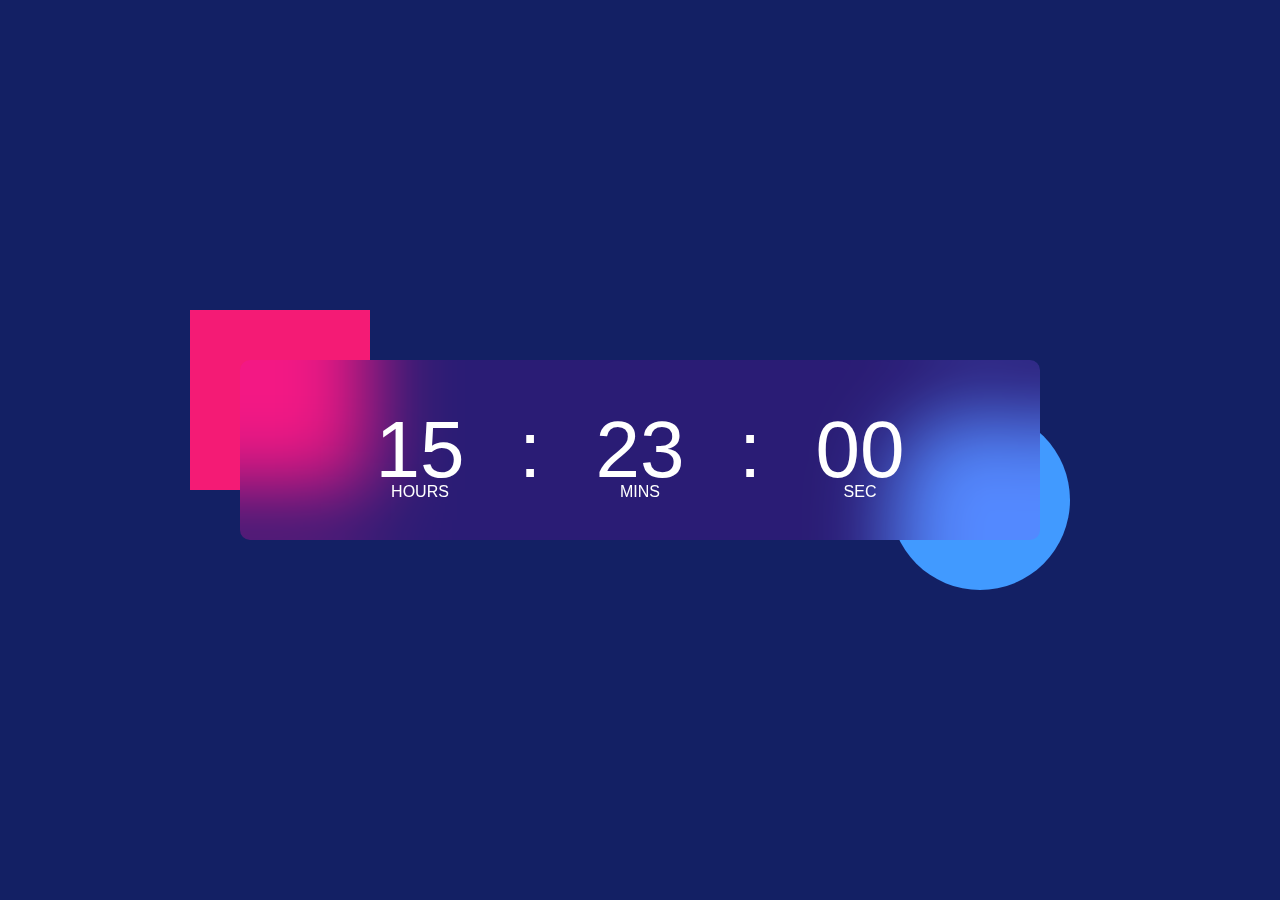
<file: index.html>
<!DOCTYPE html>
<html lang="en">
  <head>
    <meta charset="UTF-8" />
    <meta name="viewport" content="width=device-width, initial-scale=1.0" />
    <title>Digital Clock</title>
    <link rel="stylesheet" href="style.css" />
  </head>
  <body>
    <div class="hero">
      <div class="container">
        <div class="clock">
          <span class="hrs">00</span>
          <span>:</span>
          <span class="min">00</span>
          <span>:</span>
          <span class="sec">00</span>
        </div>
      </div>
    </div>

    <script src="script.js"></script>
  </body>
</html>
</file>
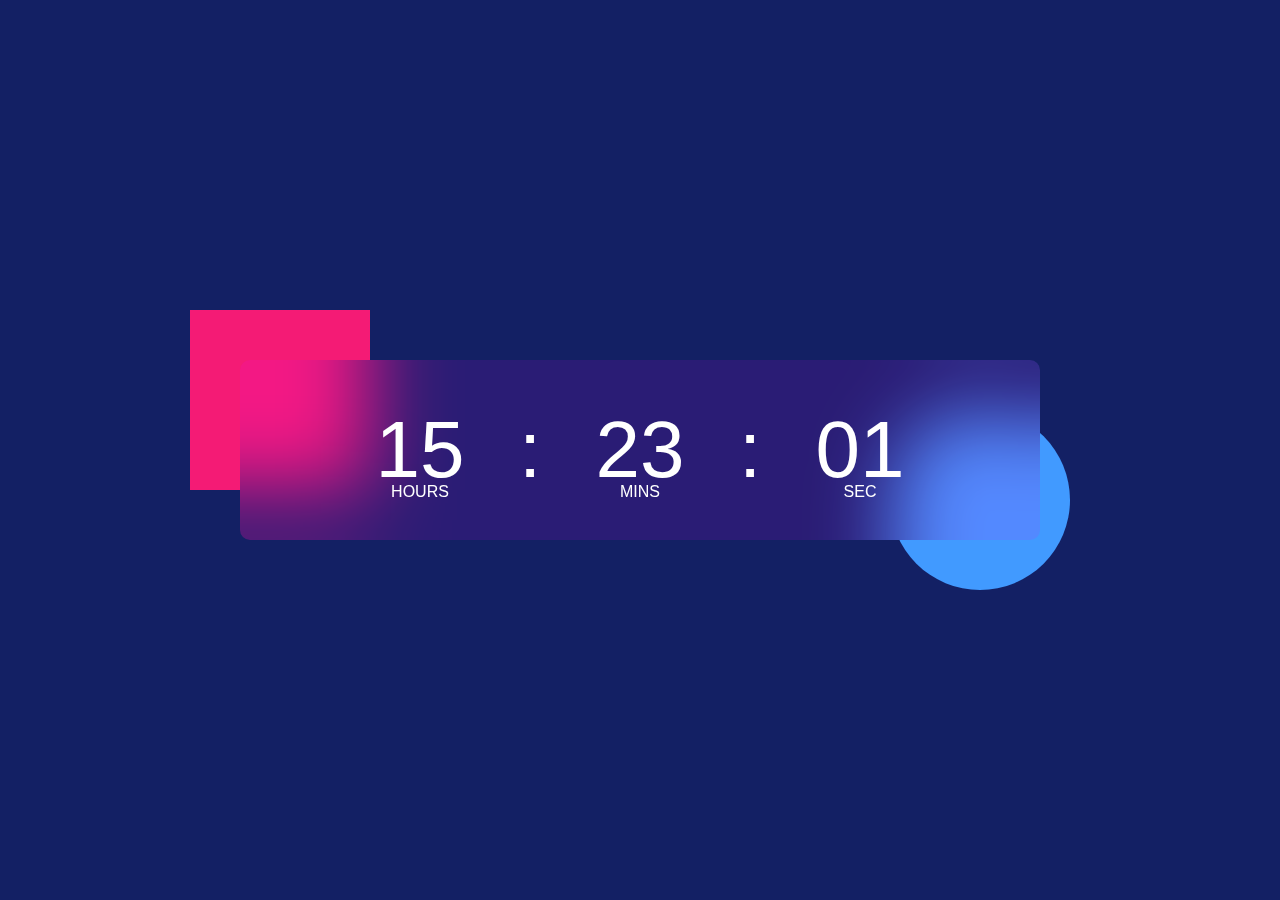
<file: findex.html>
<!DOCTYPE html>
<html lang="en">
  <head>
    <meta charset="UTF-8" />
    <meta name="viewport" content="width=device-width, initial-scale=1.0" />
    <title>Digital Clock</title>
    <link rel="stylesheet" href="fstyle.css" />
  </head>
  <body>
    <div class="hero">
      <div class="container">
        <div class="clock">
          <span class="hrs">00</span>
          <span>:</span>
          <span class="min">00</span>
          <span>:</span>
          <span class="sec">00</span>
        </div>
      </div>
    </div>

    <script src="fjava.js"></script>
  </body>
</html>
</file>
<file: style.css>
* {
  margin: 0;
  padding: 0;
  box-sizing: border-box;
  font-family: sans-serif;
}
html,
body {
  height: 100%;
  width: 100%;
  overflow: hidden;
  overflow-y: hidden;
}
.hero {
  width: 100%;
  min-height: 100vh;
  background-color: rgb(19, 32, 100);
  position: relative;
}
.container {
  width: 800px;
  height: 180px;
  position: absolute;
  top: 50%;
  left: 50%;
  transform: translate(-50%, -50%);
}
.clock {
  width: 100%;
  height: 100%;
  background-color: rgba(235, 0, 255, 0.11);
  border-radius: 10px;
  display: flex;
  justify-content: center;
  align-items: center;
  backdrop-filter: blur(40px);
}
.container::before {
  content: "";
  width: 180px;
  height: 180px;
  background-color: #f41b75;
  border: 10px;
  position: absolute;
  top: -50px;
  left: -50px;
  z-index: -1;
}
.container::after {
  content: "";
  width: 180px;
  height: 180px;
  background-color: #419aff;
  border-radius: 50%;
  position: absolute;
  right: -30px;
  bottom: -50px;
  z-index: -1;
}
.clock span {
  font-size: 80px;
  width: 110px;
  display: inline-block;
  text-align: center;
  position: relative;
  color: white;
}
.clock span::after {
  font-size: 16px;
  position: absolute;
  bottom: -5px;
  left: 50%;
  transform: translateX(-50%);
}
.hrs::after {
  content: "HOURS";
}
.min::after {
  content: "MINS";
}
.sec::after {
  content: "SEC";
}
@media (max-width: 600px) {
  .container {
    width: 90%;
    height: 140px;
  }

  .clock {
    border-radius: 8px;
  }

  .clock span {
    font-size: 50px;
    width: 80px;
  }

  .clock span::after {
    font-size: 12px;
  }
}
</file>
<file: fstyle.css>
* {
  margin: 0;
  padding: 0;
  box-sizing: border-box;
  font-family: sans-serif;
}
html,
body {
  height: 100%;
  width: 100%;
}
.hero {
  width: 100%;
  min-height: 100vh;
  background-color: rgb(19, 32, 100);
  position: relative;
}
.container {
  width: 800px;
  height: 180px;
  position: absolute;
  top: 50%;
  left: 50%;
  transform: translate(-50%, -50%);
}
.clock {
  width: 100%;
  height: 100%;
  background-color: rgba(235, 0, 255, 0.11);
  border-radius: 10px;
  display: flex;
  justify-content: center;
  align-items: center;
  backdrop-filter: blur(40px);
}
.container::before {
  content: "";
  width: 180px;
  height: 180px;
  background-color: #f41b75;
  border: 10px;
  position: absolute;
  top: -50px;
  left: -50px;
  z-index: -1;
}
.container::after {
  content: "";
  width: 180px;
  height: 180px;
  background-color: #419aff;
  border-radius: 50%;
  position: absolute;
  right: -30px;
  bottom: -50px;
  z-index: -1;
}
.clock span {
  font-size: 80px;
  width: 110px;
  display: inline-block;
  text-align: center;
  position: relative;
  color: white;
}
.clock span::after {
  font-size: 16px;
  position: absolute;
  bottom: -5px;
  left: 50%;
  transform: translateX(-50%);
}
.hrs::after {
  content: "HOURS";
}
.min::after {
  content: "MINS";
}
.sec::after {
  content: "SEC";
}
@media (max-width: 600px) {
  .container {
    width: 90%;
    height: 140px;
  }

  .clock {
    border-radius: 8px;
  }

  .clock span {
    font-size: 50px;
    width: 80px;
  }

  .clock span::after {
    font-size: 12px;
  }
}
</file>
